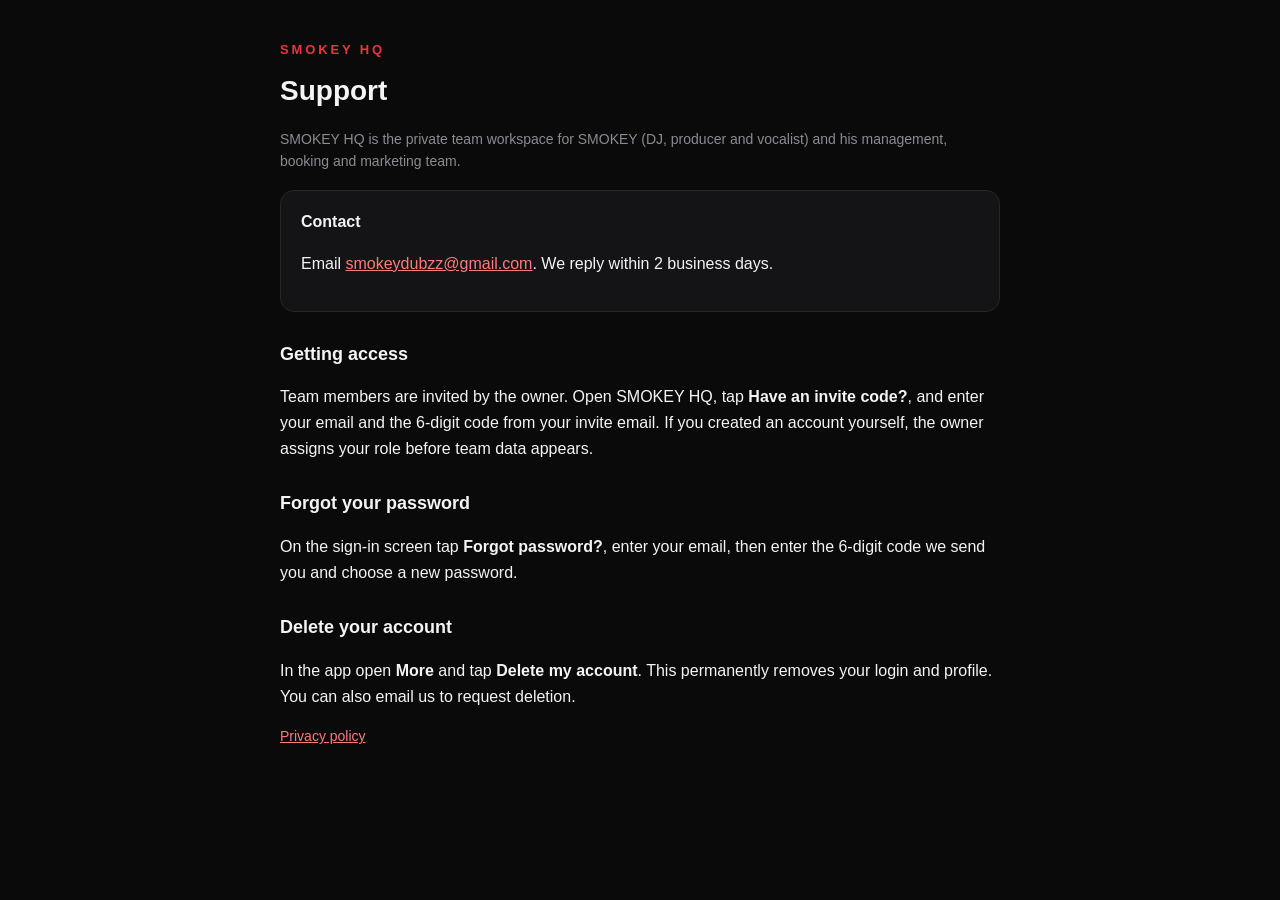
<file: index.html>
<!doctype html><html lang="en"><head><meta charset="utf-8"><meta name="viewport" content="width=device-width,initial-scale=1">
<title>SMOKEY HQ Support</title><link rel="stylesheet" href="style.css"></head><body><main>
<div class="k">SMOKEY HQ</div><h1>Support</h1>
<p class="m">SMOKEY HQ is the private team workspace for SMOKEY (DJ, producer and vocalist) and his management, booking and marketing team.</p>
<div class="card"><b>Contact</b><p>Email <a href="mailto:smokeydubzz@gmail.com">smokeydubzz@gmail.com</a>. We reply within 2 business days.</p></div>
<h2>Getting access</h2>
<p>Team members are invited by the owner. Open SMOKEY HQ, tap <b>Have an invite code?</b>, and enter your email and the 6-digit code from your invite email. If you created an account yourself, the owner assigns your role before team data appears.</p>
<h2>Forgot your password</h2>
<p>On the sign-in screen tap <b>Forgot password?</b>, enter your email, then enter the 6-digit code we send you and choose a new password.</p>
<h2>Delete your account</h2>
<p>In the app open <b>More</b> and tap <b>Delete my account</b>. This permanently removes your login and profile. You can also email us to request deletion.</p>
<p class="m"><a href="privacy.html">Privacy policy</a></p>
</main></body></html>
</file>
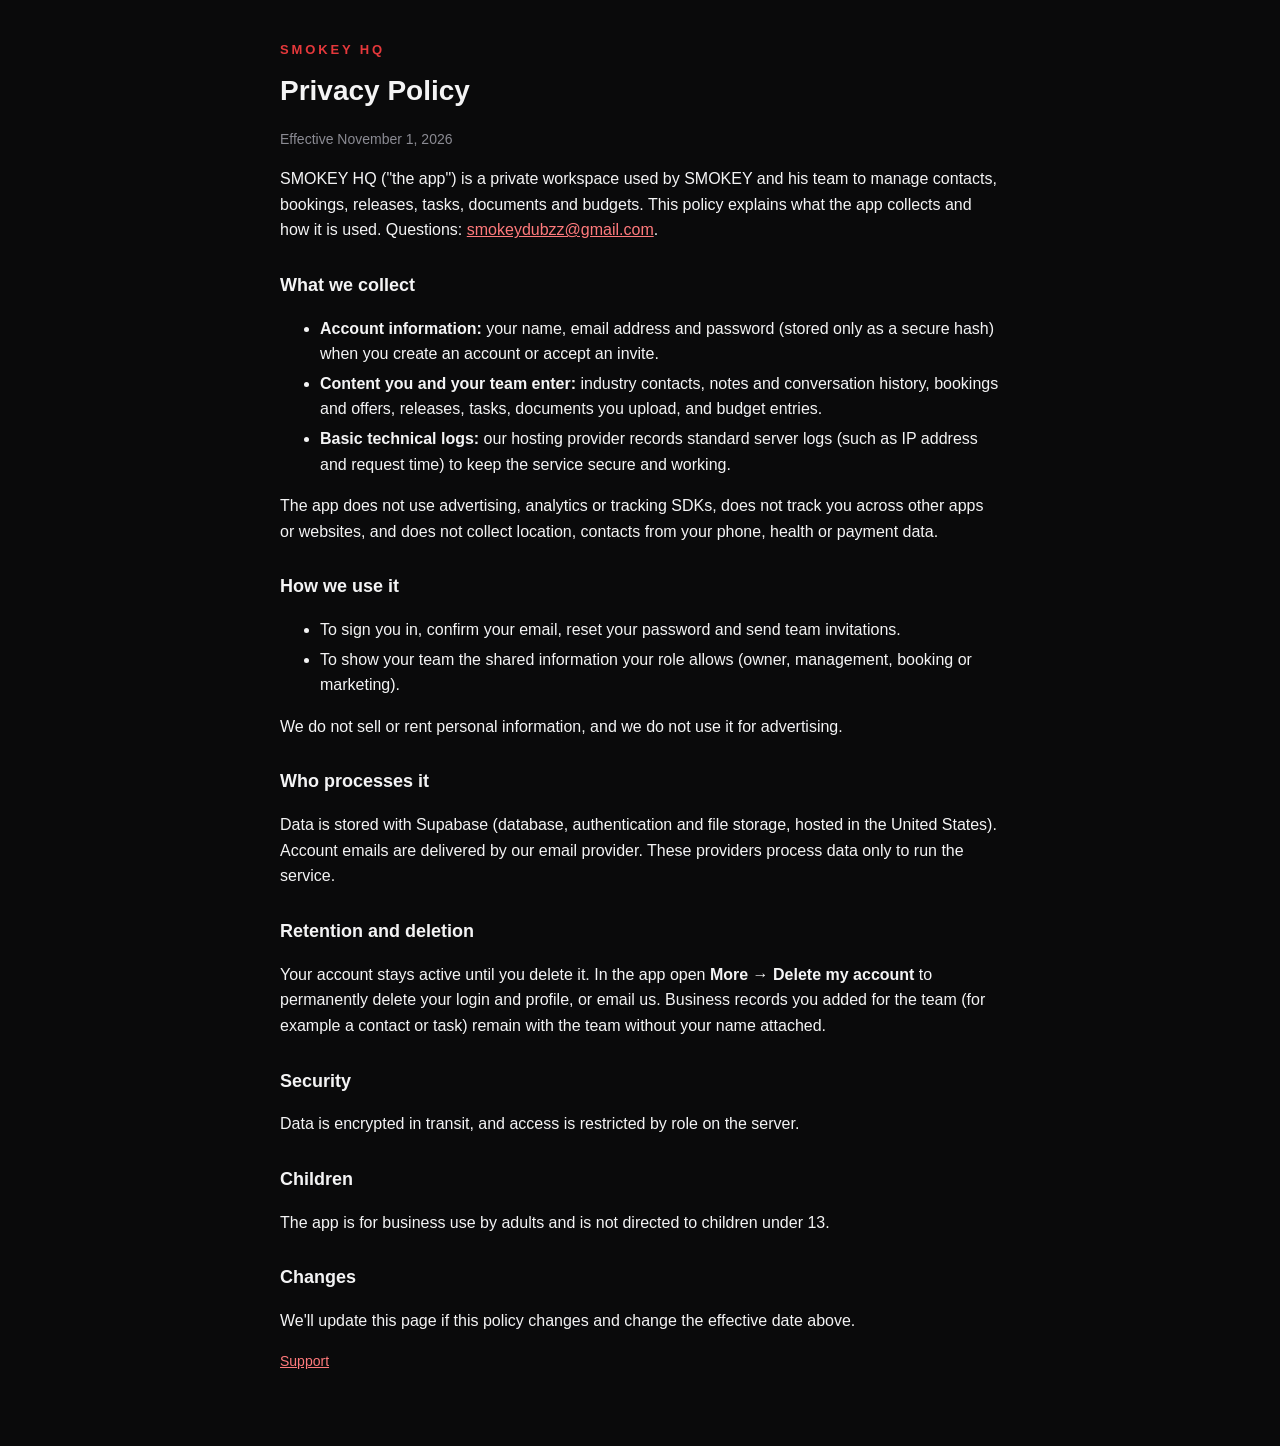
<file: privacy.html>
<!doctype html><html lang="en"><head><meta charset="utf-8"><meta name="viewport" content="width=device-width,initial-scale=1">
<title>SMOKEY HQ Privacy Policy</title><link rel="stylesheet" href="style.css"></head><body><main>
<div class="k">SMOKEY HQ</div><h1>Privacy Policy</h1><p class="m">Effective November 1, 2026</p>
<p>SMOKEY HQ ("the app") is a private workspace used by SMOKEY and his team to manage contacts, bookings, releases, tasks, documents and budgets. This policy explains what the app collects and how it is used. Questions: <a href="mailto:smokeydubzz@gmail.com">smokeydubzz@gmail.com</a>.</p>
<h2>What we collect</h2>
<ul>
<li><b>Account information:</b> your name, email address and password (stored only as a secure hash) when you create an account or accept an invite.</li>
<li><b>Content you and your team enter:</b> industry contacts, notes and conversation history, bookings and offers, releases, tasks, documents you upload, and budget entries.</li>
<li><b>Basic technical logs:</b> our hosting provider records standard server logs (such as IP address and request time) to keep the service secure and working.</li>
</ul>
<p>The app does not use advertising, analytics or tracking SDKs, does not track you across other apps or websites, and does not collect location, contacts from your phone, health or payment data.</p>
<h2>How we use it</h2>
<ul><li>To sign you in, confirm your email, reset your password and send team invitations.</li>
<li>To show your team the shared information your role allows (owner, management, booking or marketing).</li></ul>
<p>We do not sell or rent personal information, and we do not use it for advertising.</p>
<h2>Who processes it</h2>
<p>Data is stored with Supabase (database, authentication and file storage, hosted in the United States). Account emails are delivered by our email provider. These providers process data only to run the service.</p>
<h2>Retention and deletion</h2>
<p>Your account stays active until you delete it. In the app open <b>More &rarr; Delete my account</b> to permanently delete your login and profile, or email us. Business records you added for the team (for example a contact or task) remain with the team without your name attached.</p>
<h2>Security</h2>
<p>Data is encrypted in transit, and access is restricted by role on the server.</p>
<h2>Children</h2>
<p>The app is for business use by adults and is not directed to children under 13.</p>
<h2>Changes</h2>
<p>We'll update this page if this policy changes and change the effective date above.</p>
<p class="m"><a href="index.html">Support</a></p>
</main></body></html>
</file>
<file: style.css>
:root{color-scheme:dark}body{margin:0;background:#0A0A0B;color:#F4F4F5;font:16px/1.6 -apple-system,BlinkMacSystemFont,"Segoe UI",Helvetica,Arial,sans-serif}
main{max-width:720px;margin:0 auto;padding:40px 20px 60px}h1{font-size:28px;margin:8px 0 4px}h2{font-size:18px;margin:28px 0 6px}
.k{color:#E5383B;font-weight:800;letter-spacing:.22em;font-size:13px}.m{color:#8B8B93;font-size:14px}a{color:#FF7A7C}
li{margin:4px 0}.card{background:#141416;border:1px solid #26262A;border-radius:14px;padding:18px 20px;margin:18px 0}
</file>
